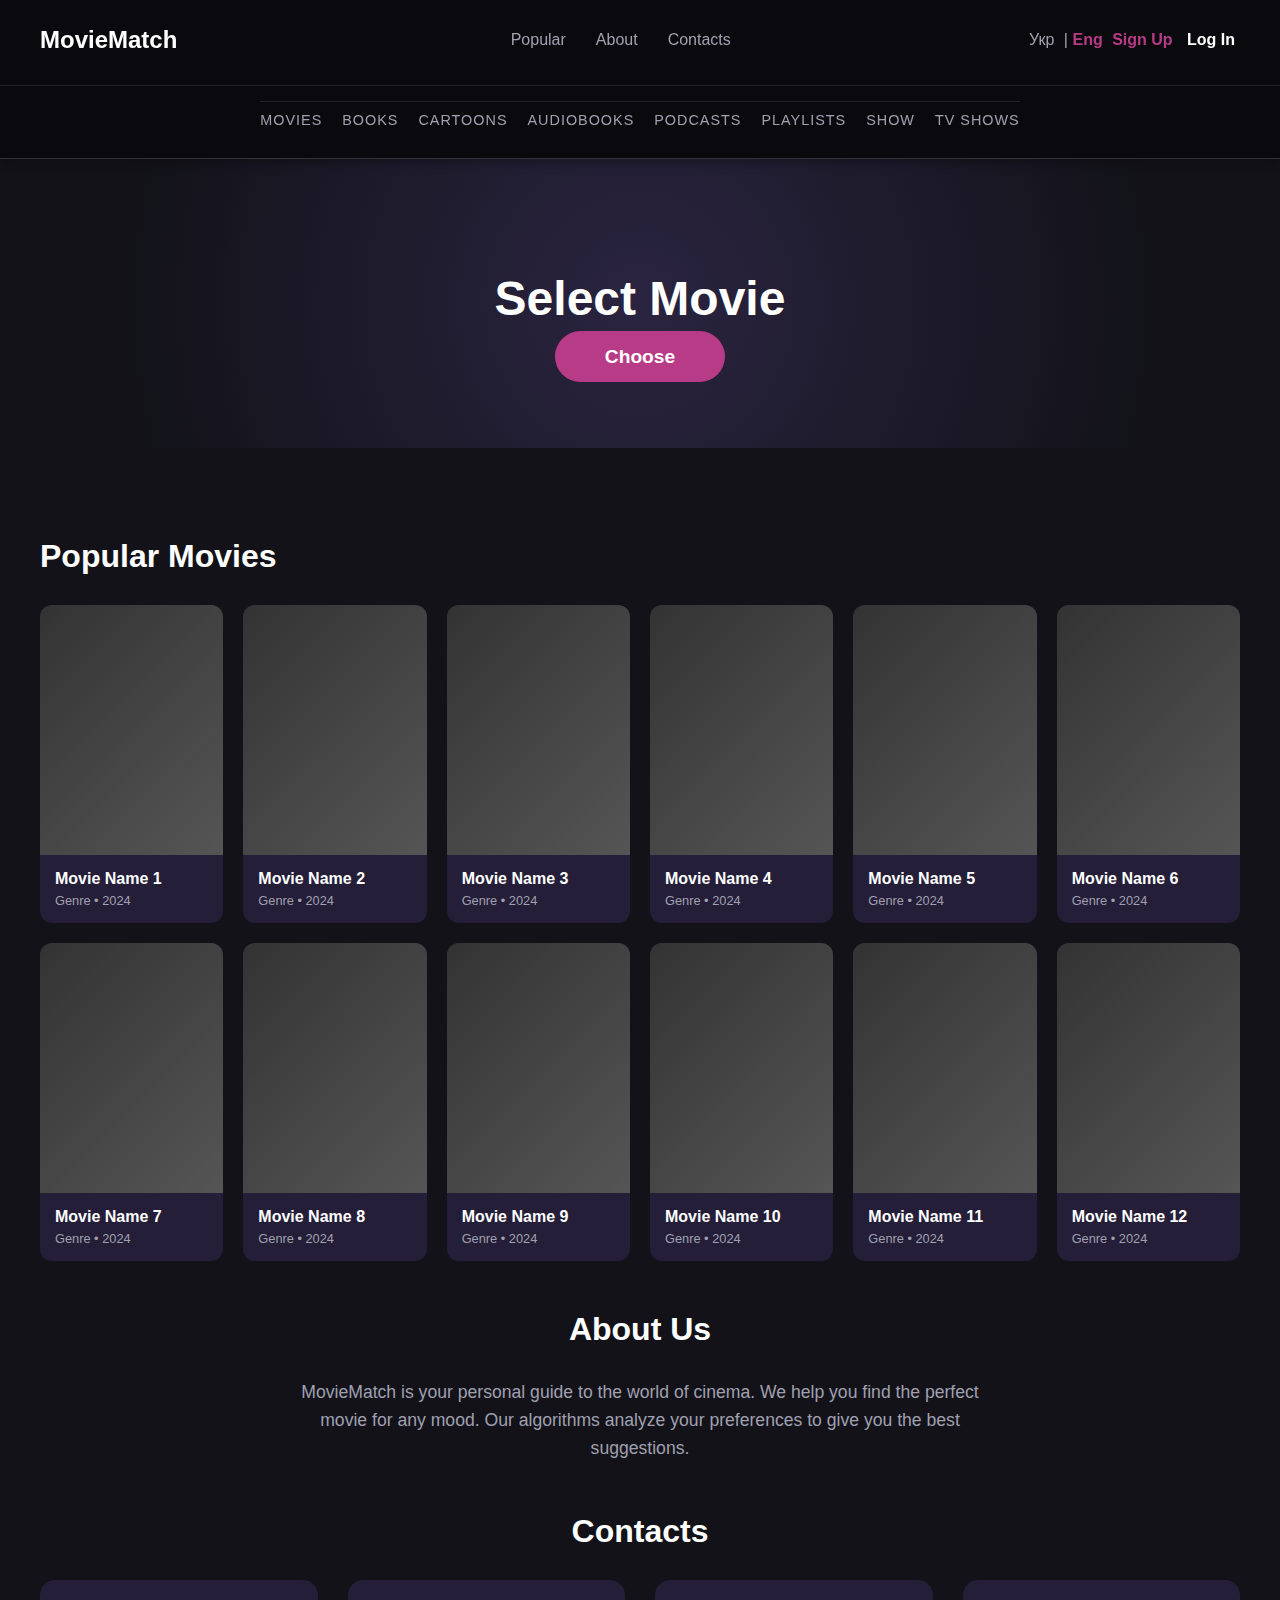
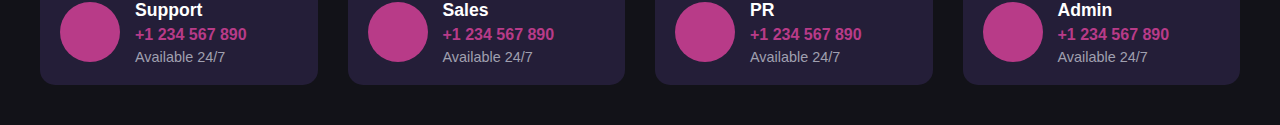
<file: index.html>
<!DOCTYPE html>
<html lang="en">
<head>
    <meta charset="UTF-8">
    <title>MovieMatch - Home</title>
    <link rel="stylesheet" href="style.css">
</head>
<body>
    <header>
        <nav class="top-nav">
            <a href="index.html" class="logo">MovieMatch</a>
            <ul class="nav-links">
                <li><a href="#popular">Popular</a></li>
                <li><a href="#about">About</a></li>
                <li><a href="#contacts">Contacts</a></li>
            </ul>
            <div class="auth-lang">
                <a href="#">Укр</a> | <span class="active-lang">Eng</span>
                <a href="signup.html" class="auth-link" style="color: var(--accent-pink) !important;">Sign Up</a>
                <a href="login.html" class="auth-link">Log In</a>
            </div>
        </nav>

        <nav class="sub-nav">
            <nav class="sub-nav">
            <a href="index.html">Movies</a>
            <a href="development.html">Books</a>
            <a href="development.html">Cartoons</a>
            <a href="development.html">Audiobooks</a>
            <a href="development.html">Podcasts</a>
            <a href="development.html">Playlists</a>
            <a href="development.html">Show</a>
            <a href="development.html">TV shows</a>
        </nav>

    </header>

    <section class="hero">
        <div class="hero-content">
            <h1>Select Movie</h1>
            <a href="login.html" class="btn-choose">Choose</a>
        </div>
    </section>

    <main class="container">
        <section id="popular">
            <h2 class="section-title">Popular Movies</h2>
            <div class="movie-grid">
                <script>
                    for(let i=1; i<=12; i++) {
                        document.write(`
                            <div class="movie-card">
                                <div class="movie-img" style="background: linear-gradient(135deg, #333, #555);"></div>
                                <div class="movie-info">
                                    <h3>Movie Name ${i}</h3>
                                    <p>Genre • 2024</p>
                                </div>
                            </div>
                        `);
                    }
                </script>
            </div>
        </section>

        <section id="about">
            <h2 class="section-title center">About Us</h2>
            <p class="text-block">
                MovieMatch is your personal guide to the world of cinema. We help you find the perfect movie for any mood.
                Our algorithms analyze your preferences to give you the best suggestions.
            </p>
        </section>

        <section id="contacts">
            <h2 class="section-title center">Contacts</h2>
            <div class="contacts-grid">
                <script>
                    const names = ["Support", "Sales", "PR", "Admin"];
                    for(let i=0; i<4; i++) {
                        document.write(`
                            <div class="contact-item">
                                <div class="avatar"></div>
                                <div class="contact-card">
                                    <h3>${names[i]}</h3>
                                    <p class="phone">+1 234 567 890</p>
                                    <p class="desc">Available 24/7</p>
                                </div>
                            </div>
                        `);
                    }
                </script>
            </div>
        </section>
    </main>
</body>
</html>
</file>
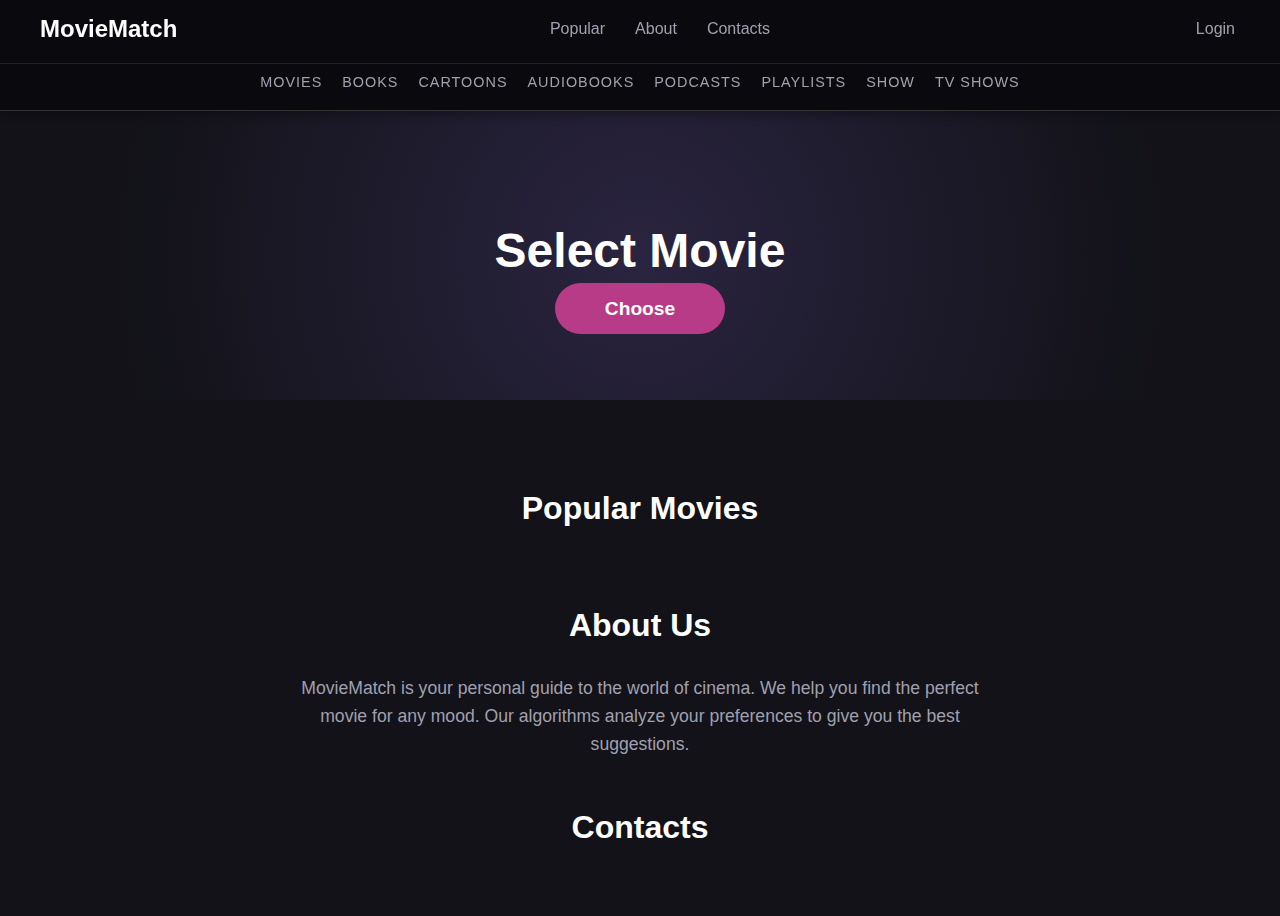
<file: web/index.html>
<!DOCTYPE html>
<html lang="en">
<head>
    <meta charset="UTF-8">
    <title>MovieMatch - Home</title>
    <link rel="stylesheet" href="style.css">
    <style>
        /* Скелетон-заглушка поки фільми вантажяться */
        .movie-img.skeleton {
            background: linear-gradient(90deg, #2a2440 25%, #352d50 50%, #2a2440 75%);
            background-size: 200% 100%;
            animation: shimmer 1.4s infinite;
        }
        @keyframes shimmer {
            0%   { background-position: 200% 0; }
            100% { background-position: -200% 0; }
        }

        /* Постер як картинка */
        .movie-img img {
            width: 100%;
            height: 100%;
            object-fit: cover;
            display: block;
        }

        /* Рейтинг на картці */
        .movie-rating {
            display: inline-block;
            background: rgba(184, 59, 136, 0.25);
            color: var(--accent-pink);
            border-radius: 20px;
            padding: 2px 8px;
            font-size: 0.75rem;
            font-weight: 600;
            margin-top: 4px;
        }

        /* User-меню коли залогінений */
        .user-menu {
            display: flex;
            align-items: center;
            gap: 10px;
            cursor: pointer;
            text-decoration: none;
            color: white;
        }
        .user-avatar-circle {
            width: 36px;
            height: 36px;
            background: var(--accent-pink);
            border-radius: 50%;
            display: flex;
            align-items: center;
            justify-content: center;
            font-weight: bold;
            font-size: 0.9rem;
            flex-shrink: 0;
        }
        .user-name {
            color: white;
            font-weight: 600;
            font-size: 0.95rem;
        }
    </style>
</head>
<body>
    <header>

        <!-- <nav class="top-nav">
            <a href="index.html" class="logo">MovieMatch</a>

            <ul class="nav-links">
                <li><a href="#popular">Popular</a></li>
                <li><a href="#about">About</a></li>
                <li><a href="#contacts">Contacts</a></li>
            </ul>

            Права частина навігації — міняється залежно від стану входу
            <div class="auth-lang" id="nav-right">
                <! Заповнюється через JS нижче -->
            </div>
        <!-- </nav>

        <nav class="sub-nav">
            <a href="index.html">Movies</a>
            <a href="development.html">Books</a>
            <a href="development.html">Cartoons</a>
            <a href="development.html">Audiobooks</a>
            <a href="development.html">Podcasts</a>
            <a href="development.html">Playlists</a>
            <a href="development.html">Show</a>
            <a href="development.html">TV shows</a>
        </nav> -->
    </header>


    <!-- <section class="hero-section">
        <div class="main-search">
            <h1>Find Your Best Movie</h1>
            <div class="search-box">
                <input type="text" placeholder="Search movies...">
                </div>
        </div>
    </section> -->

    <script src="header.js"></script>

    <section class="hero">
        <div class="hero-content">
            <h1>Select Movie</h1>
            <a href="#" class="btn-choose" onclick="goToChoose()">Choose</a>
        </div>
    </section>

    <main class="container">

        <!-- Popular Movies -->
        <section id="popular">
            <h2 class="section-title">Popular Movies</h2>
            <div class="movie-grid" id="movie-grid" style="grid-template-columns: repeat(5, 1fr);">
                <!-- Скелетон-заглушки поки вантажиться -->
            </div>
        </section>

        <!-- About -->
        <section id="about">
            <h2 class="section-title center">About Us</h2>
            <p class="text-block">
                MovieMatch is your personal guide to the world of cinema. We help you find the perfect movie for any mood.
                Our algorithms analyze your preferences to give you the best suggestions.
            </p>
        </section>

        <!-- Contacts -->
        <section id="contacts">
            <h2 class="section-title center">Contacts</h2>
            <div class="contacts-grid" id="contacts-grid"></div>
        </section>

    </main>

    <script>
        const BASE_URL = 'http://127.0.0.1:8000';

        // ─────────────────────────────────────────────────────
        // 0. Кнопка Choose — перевіряємо токен
        // ─────────────────────────────────────────────────────
        function goToChoose() {
            const token = localStorage.getItem('token');
            if (token) {
                window.location.href = 'choose.html';
            } else {
                window.location.href = 'login.html';
            }
        }

        // ─────────────────────────────────────────────────────
        // 1. Навігація — перевіряємо токен
        // ─────────────────────────────────────────────────────
        function renderNav() {
            const token    = localStorage.getItem('token');
            const username = localStorage.getItem('username');
            const navRight = document.getElementById('nav-right');

            if (token && username) {
                // Залогінений — показуємо кружечок з іменем
                navRight.innerHTML = `
                    <a href="my_films.html" class="user-menu">
                        <span class="user-name">${username}</span>
                        <div class="user-avatar-circle">
                            ${username.charAt(0).toUpperCase()}
                        </div>
                    </a>
                    <a href="#" onclick="logout()" class="auth-link"
                       style="margin-left:15px; color:var(--text-sec); font-size:0.85rem;">
                        Log out
                    </a>`;
            } else {
                // Не залогінений — кнопки Sign Up / Log In
                navRight.innerHTML = `
                    <a href="development.html">Укр</a> | <span class="active-lang">Eng</span>
                    <a href="signup.html" class="auth-link" style="color:var(--accent-pink) !important;">Sign Up</a>
                    <a href="login.html"  class="auth-link">Log In</a>`;
            }
        }

        function logout() {
            localStorage.removeItem('token');
            localStorage.removeItem('username');
            localStorage.removeItem('userId');
            location.reload();
        }

        // ─────────────────────────────────────────────────────
        // 2. Скелетон-заглушки (показуємо поки вантажиться)
        // ─────────────────────────────────────────────────────
        function renderSkeletons(count = 12) {
            const grid = document.getElementById('movie-grid');
            grid.innerHTML = Array.from({ length: count }).map(() => `
                <div class="movie-card">
                    <div class="movie-img skeleton"></div>
                    <div class="movie-info">
                        <h3 style="background:#2a2440; color:transparent; border-radius:6px;">Loading title</h3>
                        <p  style="background:#2a2440; color:transparent; border-radius:6px; width:60%;">2024</p>
                    </div>
                </div>`).join('');
        }

        // ─────────────────────────────────────────────────────
        // 3. Завантаження популярних фільмів
        // GET /movies/ → { results: [{ title, poster_url, release_date, vote_average, genres_str }] }
        // ─────────────────────────────────────────────────────
        async function fetchMovies() {
            renderSkeletons();

            try {
                const res  = await fetch(`${BASE_URL}/movies/`);
                const data = await res.json();
                const movies = (data.results || []).slice(0, 20); // беремо перші 20
                renderMovies(movies);
            } catch (e) {
                // Сервер недоступний — залишаємо скелетони і показуємо повідомлення
                document.getElementById('movie-grid').innerHTML = `
                    <p style="color:var(--text-sec); grid-column:1/-1; text-align:center; padding:40px 0;">
                        Could not connect to server.
                        <br><br>
                        <a href="javascript:fetchMovies()" style="color:var(--accent-pink);">Try again</a>
                    </p>`;
            }
        }

        // ─────────────────────────────────────────────────────
        // 4. Рендер карток фільмів
        // ─────────────────────────────────────────────────────
        function renderMovies(movies) {
            const grid = document.getElementById('movie-grid');

            if (!movies.length) {
                grid.innerHTML = '<p style="color:var(--text-sec); grid-column:1/-1;">No movies found.</p>';
                return;
            }

            grid.innerHTML = movies.map(m => {
                // Рік з release_date: "2024-11-26" → "2024"
                const year = m.release_date ? m.release_date.split('-')[0] : '—';

                // Перший жанр або пусто
                const genre = m.genres_str && m.genres_str.length ? m.genres_str[0] : '';

                // Рейтинг
                const rating = m.vote_average && m.vote_average > 0
                    ? `<span class="movie-rating">★ ${m.vote_average.toFixed(1)}</span>`
                    : '';

                // Постер
                const posterContent = m.poster_url
                    ? `<img src="${m.poster_url}" alt="${m.title}" loading="lazy">`
                    : `<div style="width:100%;height:100%;background:linear-gradient(135deg,#333,#555);
                        display:flex;align-items:center;justify-content:center;
                        color:#888;font-size:0.8rem;padding:10px;text-align:center;">
                        ${m.title}
                       </div>`;

                return `
                <div class="movie-card" style="cursor:pointer;" onclick="window.location.href='choose.html'">
                    <div class="movie-img">${posterContent}</div>
                    <div class="movie-info">
                        <h3>${m.title || 'Unknown'}</h3>
                        <p>${genre ? genre + ' • ' : ''}${year}</p>
                        ${rating}
                    </div>
                </div>`;
            }).join('');
        }

        // ─────────────────────────────────────────────────────
        // 5. Контакти (статичні)
        // ─────────────────────────────────────────────────────
        function renderContacts() {
            const names = [
                "Voskalo Liubomyr",
                "Anna Kravchenko",
                "Tymyr Omelyanenko",
                "Anna Liuklian"
            ];
            document.getElementById('contacts-grid').innerHTML = names.map(name => `
                <div class="contact-item">
                    <div class="avatar"></div>
                    <div class="contact-card">
                        <h3>${name}</h3>
                        <p class="phone">+1 234 567 890</p>
                        <p class="desc">Available 24/7</p>
                    </div>
                </div>`).join('');
        }

        // ─────────────────────────────────────────────────────
        // Старт
        // ─────────────────────────────────────────────────────
        renderNav();
        renderContacts();
        fetchMovies();
    </script>

</body>
</html>
</file>
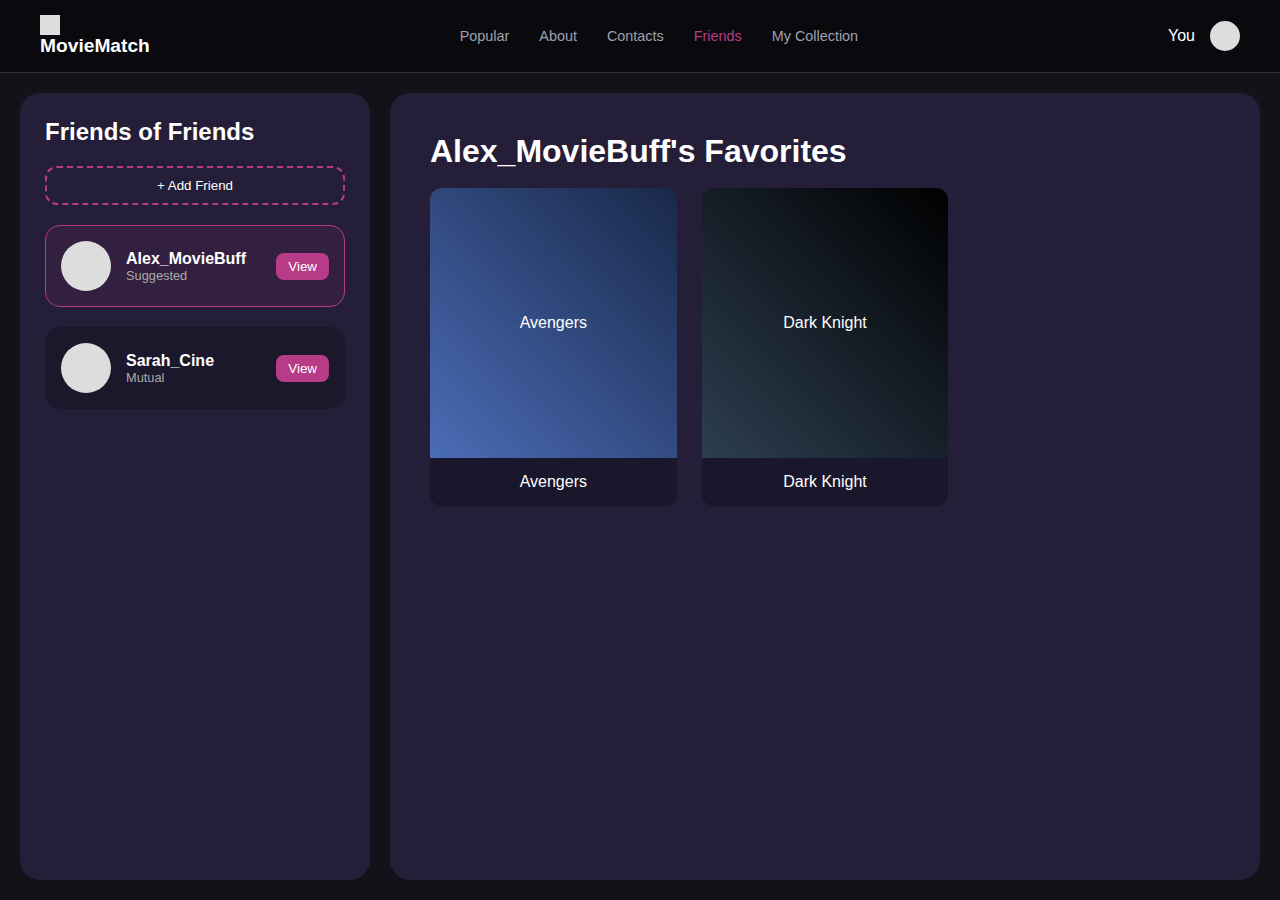
<file: friends.html>
<!DOCTYPE html>
<html lang="uk">
<head>
    <meta charset="UTF-8">
    <meta name="viewport" content="width=device-width, initial-scale=1.0">
    <title>MovieMatch - Friends</title>
    <style>
        :root {
            --bg-dark: #121218;
            --panel-bg: #241e38;
            --accent-pink: #b83b88;
            --accent-hover: #d64ca0;
            --text-main: #ffffff;
            --text-sec: #a0a0b0;
        }
        * { margin: 0; padding: 0; box-sizing: border-box; font-family: 'Segoe UI', sans-serif; }
        body { background-color: var(--bg-dark); color: var(--text-main); display: flex; flex-direction: column; height: 100vh; overflow: hidden; }

        nav { background-color: #0a0a0e; padding: 15px 40px; display: flex; justify-content: space-between; align-items: center; border-bottom: 1px solid #333; }
        .logo a { text-decoration: none; color: white; font-weight: bold; font-size: 1.2rem; display: flex; align-items: center; gap: 10px; }
        .logo-box { width: 20px; height: 20px; background-color: #ddd; }
        .nav-links { display: flex; gap: 30px; font-size: 0.9rem; }
        .nav-links a { text-decoration: none; color: var(--text-sec); transition: 0.3s; }
        .nav-links a:hover, .nav-links a.active { color: var(--text-main); }
        .user-menu { display: flex; align-items: center; gap: 15px; }
        .avatar { width: 30px; height: 30px; background-color: #ddd; border-radius: 50%; }

        .container { display: flex; flex: 1; padding: 20px; gap: 20px; overflow: hidden; }

        .sidebar { width: 350px; background-color: var(--panel-bg); border-radius: 20px; padding: 25px; display: flex; flex-direction: column; gap: 20px; overflow-y: auto; }
        .sidebar h2 { font-size: 1.5rem; }
        .add-friend-btn { background: transparent; border: 2px dashed var(--accent-pink); color: white; padding: 10px; border-radius: 12px; cursor: pointer; width: 100%; }
        .add-friend-btn:hover { background-color: rgba(184, 59, 136, 0.1); }

        .friend-card { background-color: rgba(0,0,0,0.2); padding: 15px; border-radius: 15px; display: flex; align-items: center; gap: 15px; cursor: pointer; border: 1px solid transparent; }
        .friend-card:hover { background-color: rgba(0,0,0,0.3); }
        .friend-card.active { border-color: var(--accent-pink); background-color: rgba(184, 59, 136, 0.1); }
        .friend-avatar { width: 50px; height: 50px; background-color: #ddd; border-radius: 50%; }
        .friend-info { flex: 1; }
        .view-btn { background-color: var(--accent-pink); color: white; border: none; padding: 6px 12px; border-radius: 8px; cursor: pointer; }

        .main-content { flex: 1; background-color: var(--panel-bg); border-radius: 20px; padding: 40px; overflow-y: auto; }
        .movies-grid { display: grid; grid-template-columns: repeat(auto-fill, minmax(180px, 1fr)); gap: 25px; }
        .movie-card { background-color: #1a162b; border-radius: 12px; overflow: hidden; }
        .movie-poster { width: 100%; height: 270px; background-color: #333; display: flex; align-items: center; justify-content: center; }
        .movie-info { padding: 15px; text-align: center; }
    </style>
</head>
<body>
    <nav>
        <div class="logo">
            <div class="logo-box"></div>
            <a href="index.html">MovieMatch</a>
        </div>
        <div class="nav-links">
            <a href="#">Popular</a>
            <a href="#">About</a>
            <a href="#">Contacts</a>
            <a href="friends.html" class="active" style="color: var(--accent-pink);">Friends</a>
            <a href="my_films.html">My Collection</a>
        </div>
        <div class="user-menu">
            <span>You</span>
            <div class="avatar"></div>
        </div>
    </nav>

    <div class="container">
        <aside class="sidebar">
            <h2>Friends of Friends</h2>
            <button class="add-friend-btn">+ Add Friend</button>

            <div class="friend-card active">
                <div class="friend-avatar"></div>
                <div class="friend-info">
                    <div style="font-weight: bold;">Alex_MovieBuff</div>
                    <div style="font-size: 0.8rem; color: #aaa;">Suggested</div>
                </div>
                <button class="view-btn">View</button>
            </div>

             <div class="friend-card">
                <div class="friend-avatar"></div>
                <div class="friend-info">
                    <div style="font-weight: bold;">Sarah_Cine</div>
                    <div style="font-size: 0.8rem; color: #aaa;">Mutual</div>
                </div>
                <button class="view-btn">View</button>
            </div>
        </aside>

        <main class="main-content">
            <h1>Alex_MovieBuff's Favorites</h1>
            <br>
            <div class="movies-grid">
                <div class="movie-card">
                    <div class="movie-poster" style="background: linear-gradient(45deg, #4b6cb7, #182848);">Avengers</div>
                    <div class="movie-info">Avengers</div>
                </div>
                <div class="movie-card">
                    <div class="movie-poster" style="background: linear-gradient(45deg, #2C3E50, #000000);">Dark Knight</div>
                    <div class="movie-info">Dark Knight</div>
                </div>
            </div>
        </main>
    </div>
</body>
</html>
</file>
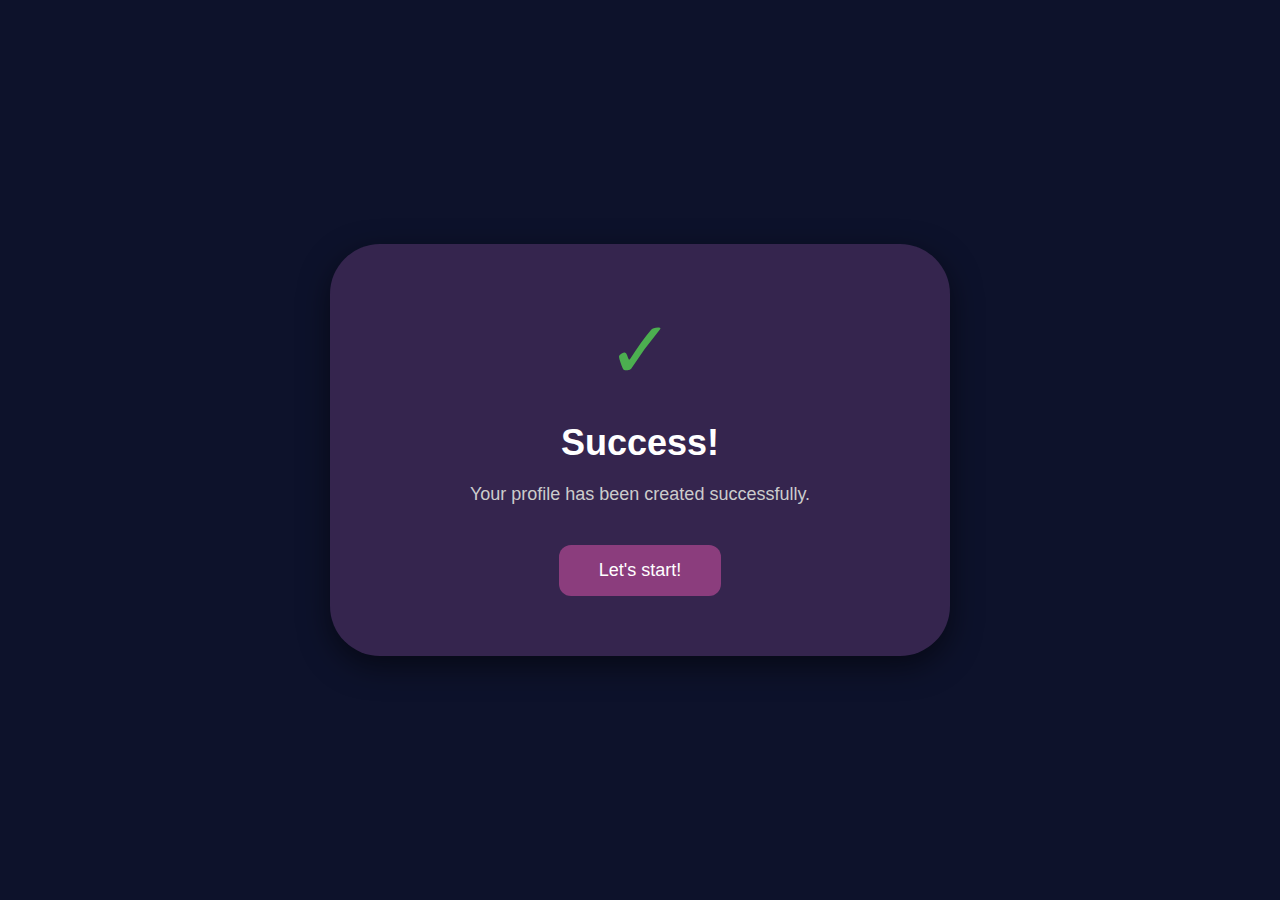
<file: succes.html>
<!DOCTYPE html>
<html lang="uk">
<head>
    <meta charset="UTF-8">
    <title>MovieMatch - Success</title>
    <style>
        body { margin: 0; font-family: 'Segoe UI', sans-serif; background-color: #0d122b; color: white; display: flex; justify-content: center; align-items: center; height: 100vh; }
        .auth-card { background-color: #35254e; padding: 60px; border-radius: 50px; width: 500px; text-align: center; box-shadow: 0 10px 30px rgba(0,0,0,0.5); }
        .icon { font-size: 80px; color: #4CAF50; margin-bottom: 20px; }
        h1 { font-size: 36px; margin-bottom: 20px; }
        p { font-size: 18px; color: #ccc; margin-bottom: 40px; }
        .btn { background-color: #8b3d7d; color: white; border: none; border-radius: 12px; padding: 15px 40px; font-size: 18px; cursor: pointer; text-decoration: none; display: inline-block; }
        .btn:hover { background-color: #d64ca0; }
    </style>
</head>
<body>
    <div class="auth-card">
        <div class="icon">✓</div>
        <h1>Success!</h1>
        <p>Your profile has been created successfully.</p>
        <a href="my_films.html" class="btn">Let's start!</a>
    </div>
</body>
</html>
</file>
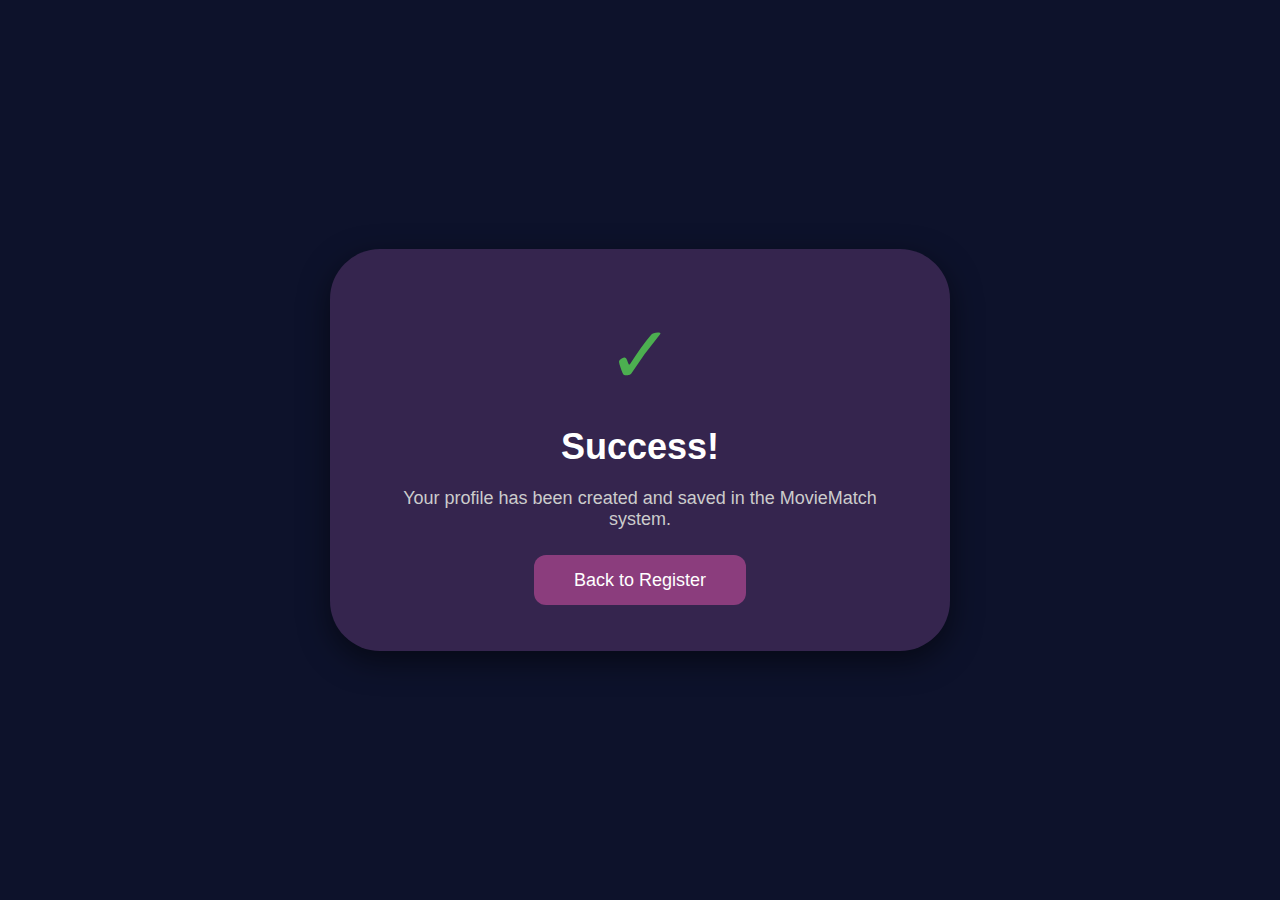
<file: templates/success.html>
<!DOCTYPE html>
<html lang="uk">
<head>
    <meta charset="UTF-8">
    <title>MovieMatch - Success</title>
    <style>
        body { margin: 0; font-family: 'Segoe UI', sans-serif; background-color: #0d122b; color: white; display: flex; justify-content: center; align-items: center; height: 100vh; }
        .auth-card { background-color: #35254e; padding: 60px; border-radius: 50px; width: 500px; text-align: center; box-shadow: 0 10px 30px rgba(0,0,0,0.5); }
        .icon { font-size: 80px; color: #4CAF50; margin-bottom: 20px; }
        h1 { font-size: 36px; margin-bottom: 20px; }
        p { font-size: 18px; color: #ccc; margin-bottom: 40px; }
        .btn { background-color: #8b3d7d; color: white; border: none; border-radius: 12px; padding: 15px 40px; font-size: 18px; cursor: pointer; text-decoration: none; }
    </style>
</head>
<body>
    <div class="auth-card">
        <div class="icon">✓</div>
        <h1>Success!</h1>
        <p>Your profile has been created and saved in the MovieMatch system.</p>
        <a href="signup.html" class="btn">Back to Register</a>
    </div>
</body>
</html>
</file>
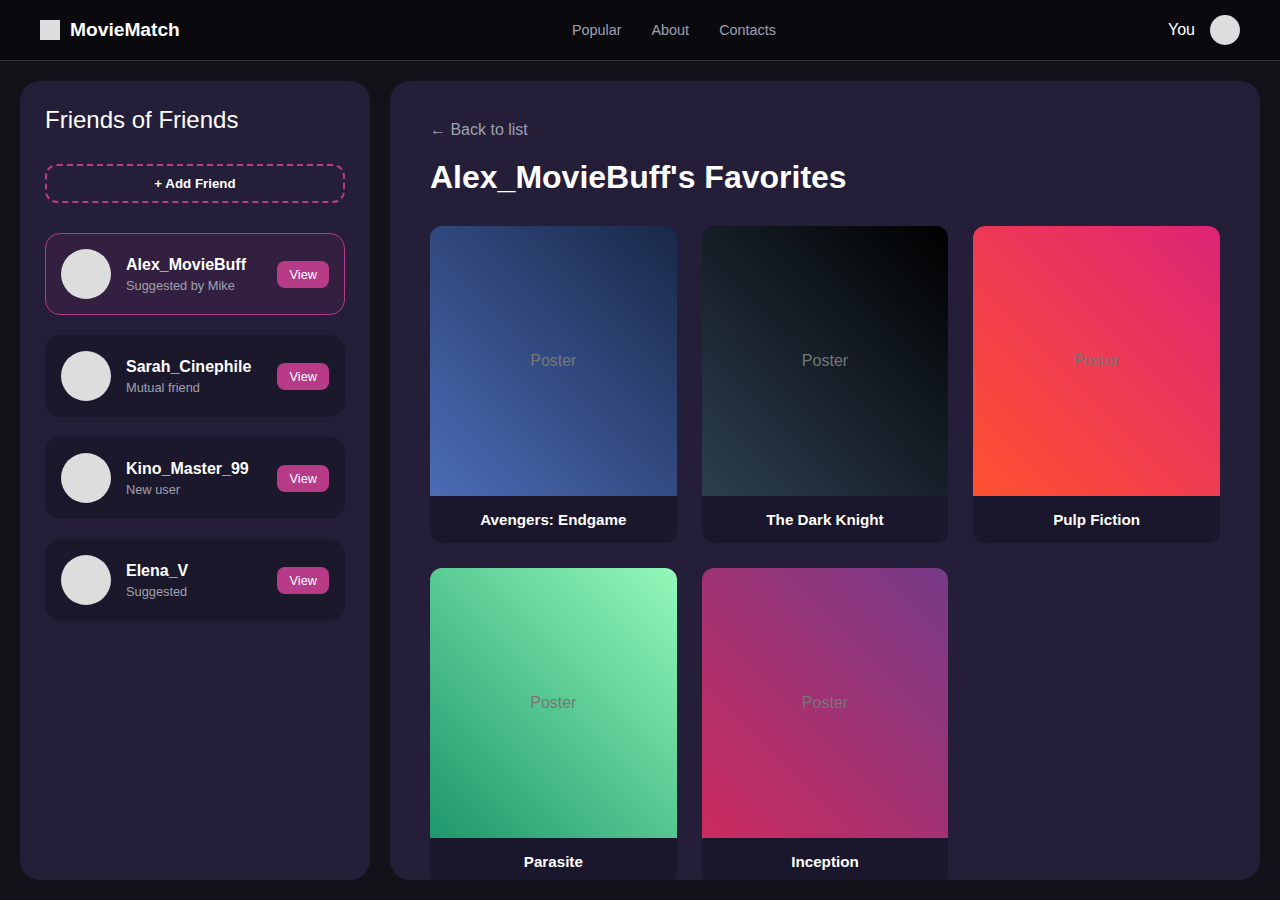
<file: web/friends.html>
<!DOCTYPE html>
<html lang="uk">
<head>
    <meta charset="UTF-8">
    <meta name="viewport" content="width=device-width, initial-scale=1.0">
    <title>MovieMatch - Friends & Favorites</title>
    <style>
        :root {
            --bg-dark: #121218;       /* Основний фон (дуже темний) */
            --panel-bg: #241e38;      /* Фон карток і панелей (фіолетовий відтінок) */
            --accent-pink: #b83b88;   /* Рожевий акцент (кнопки) */
            --accent-hover: #d64ca0;  /* Світліший рожевий для наведення */
            --text-main: #ffffff;
            --text-sec: #a0a0b0;
            --nav-bg: #0a0a0e;
        }

        * {
            margin: 0;
            padding: 0;
            box-sizing: border-box;
            font-family: 'Segoe UI', Tahoma, Geneva, Verdana, sans-serif;
        }

        body {
            background-color: var(--bg-dark);
            color: var(--text-main);
            display: flex;
            flex-direction: column;
            height: 100vh;
            overflow: hidden; /* Щоб прокручувалися тільки панелі */
        }

        /* --- НАВІГАЦІЯ --- */
        nav {
            background-color: var(--nav-bg);
            padding: 15px 40px;
            display: flex;
            justify-content: space-between;
            align-items: center;
            border-bottom: 1px solid #333;
        }

        .logo {
            font-size: 1.2rem;
            font-weight: bold;
            display: flex;
            align-items: center;
            gap: 10px;
        }

        .logo-box {
            width: 20px;
            height: 20px;
            background-color: #ddd;
        }

        .nav-links {
            display: flex;
            gap: 30px;
            font-size: 0.9rem;
            color: var(--text-sec);
        }

        .nav-links a {
            text-decoration: none;
            color: var(--text-sec);
            transition: 0.3s;
        }

        .nav-links a:hover {
            color: var(--text-main);
        }

        .user-menu {
            display: flex;
            align-items: center;
            gap: 15px;
        }

        /* --- ОСНОВНИЙ КОНТЕЙНЕР --- */
        .container {
            display: flex;
            flex: 1;
            padding: 20px;
            gap: 20px;
            overflow: hidden;
        }

        /* --- ЛІВА ПАНЕЛЬ (СПИСОК ДРУЗІВ) --- */
        .sidebar {
            width: 350px;
            background-color: var(--panel-bg);
            border-radius: 20px;
            padding: 25px;
            display: flex;
            flex-direction: column;
            gap: 20px;
            overflow-y: auto;
        }

        .sidebar-header {
            display: flex;
            justify-content: space-between;
            align-items: center;
            margin-bottom: 10px;
        }

        .sidebar h2 {
            font-size: 1.5rem;
            font-weight: 500;
        }

        /* КНОПКА ДОДАТИ ДРУГА */
        .add-friend-btn {
            background-color: transparent;
            border: 2px dashed var(--accent-pink);
            color: var(--text-main);
            padding: 10px;
            border-radius: 12px;
            cursor: pointer;
            font-weight: bold;
            transition: 0.3s;
            text-align: center;
            width: 100%;
            margin-bottom: 10px;
        }

        .add-friend-btn:hover {
            background-color: rgba(184, 59, 136, 0.1);
            border-color: var(--accent-hover);
        }

        /* КАРТКА ДРУГА */
        .friend-card {
            background-color: rgba(0,0,0,0.2);
            padding: 15px;
            border-radius: 15px;
            display: flex;
            align-items: center;
            gap: 15px;
            transition: 0.3s;
            cursor: pointer;
            border: 1px solid transparent;
        }

        .friend-card:hover {
            background-color: rgba(0,0,0,0.3);
        }

        /* Активна картка (ніби вибрана) */
        .friend-card.active {
            border-color: var(--accent-pink);
            background-color: rgba(184, 59, 136, 0.1);
        }

        .avatar {
            width: 50px;
            height: 50px;
            background-color: #ddd;
            border-radius: 50%;
            flex-shrink: 0;
        }

        .friend-info {
            flex: 1;
        }

        .friend-name {
            font-weight: bold;
            font-size: 1rem;
            margin-bottom: 4px;
        }

        .friend-role {
            font-size: 0.8rem;
            color: var(--text-sec);
        }

        .view-profile-btn {
            background-color: var(--accent-pink);
            color: white;
            border: none;
            padding: 6px 12px;
            border-radius: 8px;
            font-size: 0.8rem;
            cursor: pointer;
            transition: 0.3s;
        }

        .view-profile-btn:hover {
            background-color: var(--accent-hover);
        }

        /* --- ПРАВА ПАНЕЛЬ (ФІЛЬМИ) --- */
        .main-content {
            flex: 1;
            background-color: var(--panel-bg); /* Можна зробити прозорим, якщо хочеш */
            border-radius: 20px;
            padding: 40px;
            overflow-y: auto;
            display: flex;
            flex-direction: column;
        }

        .back-nav {
            display: flex;
            align-items: center;
            gap: 10px;
            color: var(--text-sec);
            margin-bottom: 20px;
            cursor: pointer;
        }

        .profile-header h1 {
            font-size: 2rem;
            margin-bottom: 30px;
        }

        /* СІТКА ФІЛЬМІВ */
        .movies-grid {
            display: grid;
            grid-template-columns: repeat(auto-fill, minmax(180px, 1fr));
            gap: 25px;
        }

        .movie-card {
            background-color: #1a162b;
            border-radius: 12px;
            overflow: hidden;
            transition: transform 0.3s;
            cursor: pointer;
        }

        .movie-card:hover {
            transform: translateY(-5px);
        }

        .movie-poster {
            width: 100%;
            height: 270px;
            background-color: #333;
            background-size: cover;
            background-position: center;
            display: flex;
            align-items: center;
            justify-content: center;
            color: #777;
        }

        .movie-info {
            padding: 15px;
            text-align: center;
        }

        .movie-title {
            font-size: 0.95rem;
            font-weight: 600;
        }

    </style>
</head>
<body>

    <nav>
        <div class="logo">
            <div class="logo-box"></div>
            MovieMatch
        </div>
        <div class="nav-links">
            <a href="#">Popular</a>
            <a href="#">About</a>
            <a href="#">Contacts</a>
        </div>
        <div class="user-menu">
            <span>You</span>
            <div class="avatar" style="width: 30px; height: 30px;"></div>
        </div>
    </nav>

    <div class="container">

        <aside class="sidebar">
            <div class="sidebar-header">
                <h2>Friends of Friends</h2>
            </div>

            <button class="add-friend-btn" onclick="alert('Сторінка додавання друзів ще не реалізована!')">
                + Add Friend
            </button>

            <div class="friend-card active">
                <div class="avatar"></div>
                <div class="friend-info">
                    <div class="friend-name">Alex_MovieBuff</div>
                    <div class="friend-role">Suggested by Mike</div>
                </div>
                <button class="view-profile-btn">View</button>
            </div>

            <div class="friend-card">
                <div class="avatar"></div>
                <div class="friend-info">
                    <div class="friend-name">Sarah_Cinephile</div>
                    <div class="friend-role">Mutual friend</div>
                </div>
                <button class="view-profile-btn">View</button>
            </div>

            <div class="friend-card">
                <div class="avatar"></div>
                <div class="friend-info">
                    <div class="friend-name">Kino_Master_99</div>
                    <div class="friend-role">New user</div>
                </div>
                <button class="view-profile-btn">View</button>
            </div>

            <div class="friend-card">
                <div class="avatar"></div>
                <div class="friend-info">
                    <div class="friend-name">Elena_V</div>
                    <div class="friend-role">Suggested</div>
                </div>
                <button class="view-profile-btn">View</button>
            </div>

        </aside>

        <main class="main-content">
            <div class="back-nav">
                <span>&larr; Back to list</span>
            </div>

            <div class="profile-header">
                <h1>Alex_MovieBuff's Favorites</h1>
            </div>

            <div class="movies-grid">
                <div class="movie-card">
                    <div class="movie-poster" style="background: linear-gradient(45deg, #4b6cb7, #182848);">Poster</div>
                    <div class="movie-info">
                        <div class="movie-title">Avengers: Endgame</div>
                    </div>
                </div>

                <div class="movie-card">
                    <div class="movie-poster" style="background: linear-gradient(45deg, #2C3E50, #000000);">Poster</div>
                    <div class="movie-info">
                        <div class="movie-title">The Dark Knight</div>
                    </div>
                </div>

                <div class="movie-card">
                    <div class="movie-poster" style="background: linear-gradient(45deg, #ff512f, #dd2476);">Poster</div>
                    <div class="movie-info">
                        <div class="movie-title">Pulp Fiction</div>
                    </div>
                </div>

                <div class="movie-card">
                    <div class="movie-poster" style="background: linear-gradient(45deg, #1D976C, #93F9B9);">Poster</div>
                    <div class="movie-info">
                        <div class="movie-title">Parasite</div>
                    </div>
                </div>

                <div class="movie-card">
                    <div class="movie-poster" style="background: linear-gradient(45deg, #cc2b5e, #753a88);">Poster</div>
                    <div class="movie-info">
                        <div class="movie-title">Inception</div>
                    </div>
                </div>
            </div>
        </main>
    </div>

</body>
</html>
</file>
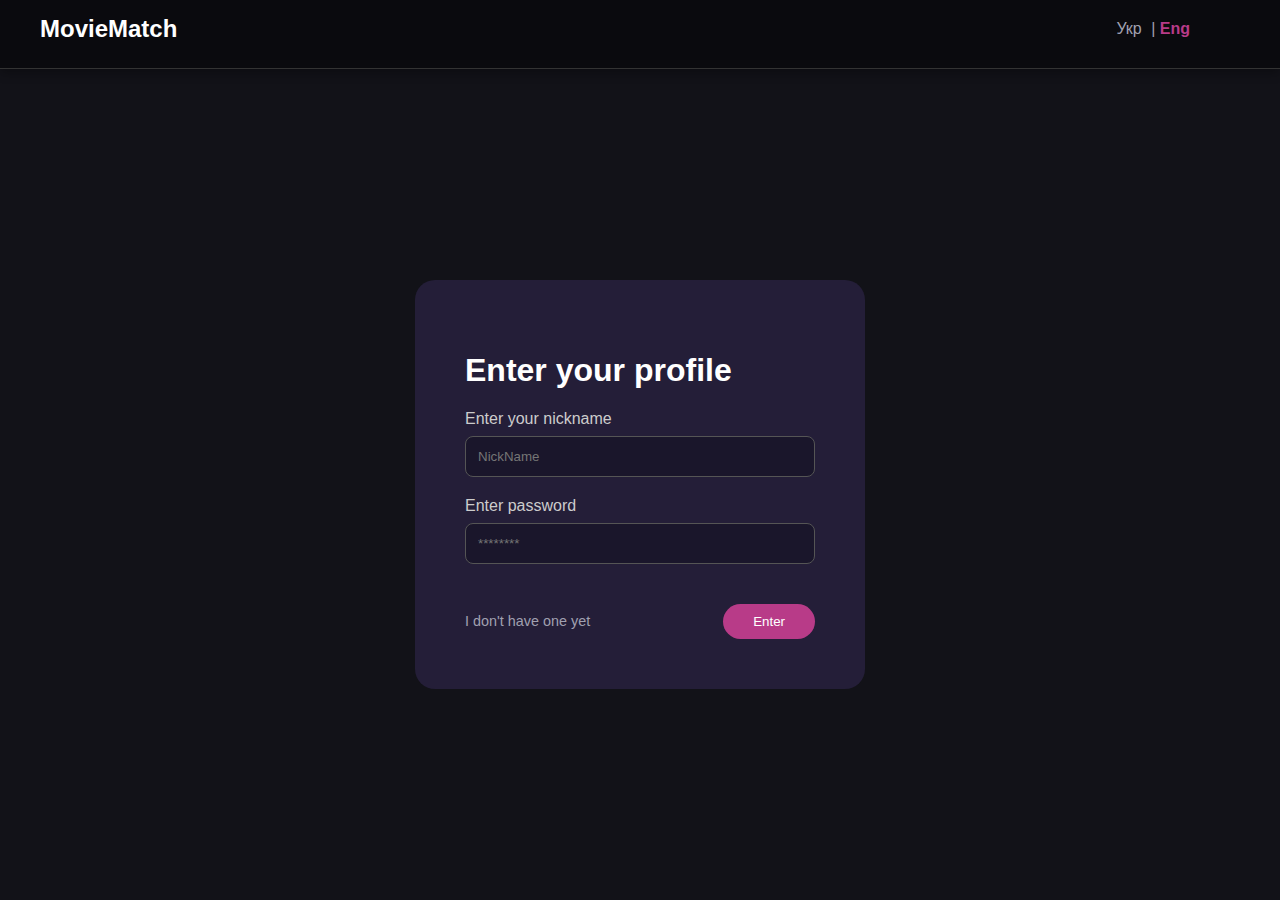
<file: web/login.html>
<!DOCTYPE html>
<html lang="en">
<head>
    <meta charset="UTF-8">
    <title>MovieMatch - Log In</title>
    <link rel="stylesheet" href="style.css">
</head>
<body class="auth-bg">
    <header>
        <nav class="top-nav">
            <a href="index.html" class="logo">MovieMatch</a>
            <div class="auth-lang"><a href="#">Укр</a> | <span class="active-lang">Eng</span></div>
        </nav>
    </header>

    <div class="auth-container">
        <div class="auth-box">
            <h1>Enter your profile</h1>

            <div class="input-group">
                <label>Enter your nickname</label>
                <input type="text" id="username" placeholder="NickName">
            </div>

            <div class="input-group">
                <label>Enter password</label>
                <input type="password" id="password" placeholder="********">
            </div>

            <div id="error-msg" style="color:#ff4757; font-size:0.9rem; margin-bottom:10px; display:none;"></div>

            <div class="auth-buttons">
                <a href="signup.html" class="btn-alt">I don't have one yet</a>
                <button onclick="login()" class="btn-main" style="cursor:pointer; border:none;">Enter</button>
            </div>
        </div>
    </div>

    <script>
        const BASE_URL = 'http://127.0.0.1:8000';

        // Якщо вже залогінений — одразу редирект
        if (localStorage.getItem('token')) {
            window.location.href = 'my_films.html';
        }

        function showError(msg) {
            const el = document.getElementById('error-msg');
            el.textContent = msg;
            el.style.display = 'block';
        }

        async function login() {
            const username = document.getElementById('username').value.trim();
            const password = document.getElementById('password').value;
            document.getElementById('error-msg').style.display = 'none';

            if (!username || !password) {
                showError('Please fill in all fields!');
                return;
            }

            try {
                // Логін ОБОВ'ЯЗКОВО через form-data, не JSON
                // Бек використовує OAuth2PasswordRequestForm який очікує саме такий формат
                const response = await fetch(`${BASE_URL}/users/login`, {
                    method: 'POST',
                    headers: { 'Content-Type': 'application/x-www-form-urlencoded' },
                    body: new URLSearchParams({ username, password })
                });

                const data = await response.json();

                if (!response.ok) {
                    showError(data.detail || 'Invalid username or password');
                    return;
                }

                // Зберігаємо токен — він потрібен для всіх захищених запитів
                localStorage.setItem('token', data.access_token);
                localStorage.setItem('username', username);

                // Отримуємо свій id — потрібен для /movies/{userId}/liked
                const meResp = await fetch(`${BASE_URL}/users/me`, {
                    headers: { 'Authorization': `Bearer ${data.access_token}` }
                });
                if (meResp.ok) {
                    const me = await meResp.json();
                    localStorage.setItem('userId', me.id);
                }

                window.location.href = 'my_films.html';

            } catch (e) {
                window.location.href = 'p_error.html';
            }
        }

        document.addEventListener('keypress', (e) => {
            if (e.key === 'Enter') login();
        });
    </script>
</body>
</html>
</file>
<file: style.css>
:root {
    --bg-dark: #121218;
    --panel-bg: #241e38;
    --accent-pink: #b83b88;
    --accent-hover: #d64ca0;
    --text-main: #ffffff;
    --text-sec: #a0a0b0;
    --nav-bg: #0a0a0e;
}

body {
    margin: 0;
    font-family: 'Segoe UI', Tahoma, Geneva, Verdana, sans-serif;
    background-color: var(--bg-dark);
    color: var(--text-main);
}

/* --- ШАПКА (HEADER) --- */
header {
    background-color: var(--nav-bg);
    border-bottom: 1px solid #333;
    padding-bottom: 10px;

    /* ДОДАНО ДЛЯ ЗАКРІПЛЕННЯ: */
    position: sticky;  /* Робить елемент "липким" */
    top: 0;            /* Приклеює до самого верху екрана */
    z-index: 1000;     /* Гарантує, що меню буде ПОВЕРХ усіх карток і текстів */
    box-shadow: 0 4px 10px rgba(0,0,0,0.3); /* Легка тінь, щоб відділити меню від контенту */
}

.top-nav {
    display: flex;
    justify-content: space-between;
    align-items: center;
    padding: 15px 40px;
}

.logo {
    font-size: 1.5rem;
    font-weight: bold;
    color: white;
    text-decoration: none;
}

.nav-links {
    list-style: none;
    display: flex;
    gap: 30px;
}

.nav-links a {
    color: var(--text-sec);
    text-decoration: none;
    transition: 0.3s;
}

.nav-links a:hover {
    color: var(--text-main);
}

.auth-lang {
    color: var(--text-sec);
}

.auth-lang a {
    color: var(--text-sec);
    text-decoration: none;
    margin: 0 5px;
}

.active-lang {
    color: var(--accent-pink);
    font-weight: bold;
}

.auth-link {
    margin-left: 15px;
    font-weight: bold;
    color: white !important;
}

/* --- ВАШЕ ДРУГЕ МЕНЮ (SUB-NAV) --- */
.sub-nav {
    display: flex;
    justify-content: center;
    gap: 20px;
    padding: 10px 0;
    border-top: 1px solid #222;
    margin-top: 5px;
}

.sub-nav a {
    color: var(--text-sec);
    text-decoration: none;
    font-size: 0.9rem;
    text-transform: uppercase;
    letter-spacing: 1px;
    transition: 0.3s;
}

.sub-nav a:hover {
    color: var(--accent-pink);
}

/* --- HERO --- */
.hero {
    text-align: center;
    padding: 80px 20px;
    background: radial-gradient(circle at center, #2a2440 0%, var(--bg-dark) 80%);
}

.hero h1 {
    font-size: 3rem;
    margin-bottom: 20px;
}

.btn-choose {
    background-color: var(--accent-pink);
    color: white;
    border: none;
    padding: 15px 50px;
    font-size: 1.2rem;
    border-radius: 30px;
    cursor: pointer;
    text-decoration: none;
    transition: 0.3s;
    font-weight: bold;
}

.btn-choose:hover {
    background-color: var(--accent-hover);
    box-shadow: 0 0 15px var(--accent-pink);
}

/* --- КОНТЕЙНЕР І СЕКЦІЇ --- */
.container {
    max-width: 1200px;
    margin: 0 auto;
    padding: 40px 20px;
}

.section-title {
    margin-top: 50px;
    margin-bottom: 30px;
    font-size: 2rem;
    color: white;
}

.center {
    text-align: center;
}

.text-block {
    text-align: center;
    color: var(--text-sec);
    max-width: 700px;
    margin: 0 auto;
    line-height: 1.6;
    font-size: 1.1rem;
}

/* --- СІТКА ФІЛЬМІВ (POPULAR) --- */
.movie-grid {
    display: grid;
    grid-template-columns: repeat(auto-fill, minmax(180px, 1fr));
    gap: 20px;
}

.movie-card {
    background-color: var(--panel-bg);
    border-radius: 12px;
    overflow: hidden;
    transition: transform 0.3s;
}

.movie-card:hover {
    transform: translateY(-5px);
}

.movie-img {
    height: 250px;
    background: linear-gradient(45deg, #333, #555); /* Заглушка для фото */
    width: 100%;
}

.movie-info {
    padding: 15px;
}

.movie-info h3 {
    margin: 0 0 5px 0;
    font-size: 1rem;
    color: white;
}

.movie-info p {
    margin: 0;
    color: var(--text-sec);
    font-size: 0.8rem;
}

/* --- ВАШІ КОНТАКТИ (CONTACTS GRID) --- */
.contacts-grid {
    display: grid;
    grid-template-columns: repeat(auto-fit, minmax(250px, 1fr));
    gap: 30px;
    margin-top: 30px;
}

.contact-item {
    background-color: var(--panel-bg);
    padding: 20px;
    border-radius: 15px;
    display: flex;
    align-items: center;
    gap: 15px;
    transition: 0.3s;
}

.contact-item:hover {
    background-color: #312a4d;
}

.avatar {
    width: 60px;
    height: 60px;
    background-color: var(--accent-pink);
    border-radius: 50%;
    flex-shrink: 0;
}

.contact-card h3 {
    margin: 0 0 5px 0;
    font-size: 1.1rem;
}

.contact-card .phone {
    color: var(--accent-pink);
    margin: 0 0 5px 0;
    font-weight: bold;
}

.contact-card .desc {
    color: var(--text-sec);
    font-size: 0.9rem;
    margin: 0;
}

/* Стилі для сторінок авторизації (Login/Signup) */
.auth-bg { min-height: 100vh; display: flex; flex-direction: column; }
.auth-container { flex: 1; display: flex; justify-content: center; align-items: center; }
.auth-box { background-color: var(--panel-bg); padding: 50px; border-radius: 20px; width: 350px; }
.input-group label { display: block; margin-bottom: 8px; color: #ccc; }
.input-group input { width: 100%; padding: 12px; margin-bottom: 20px; border-radius: 8px; border: 1px solid #555; background: #1a162b; color: white; box-sizing: border-box;}
.auth-buttons { display: flex; justify-content: space-between; align-items: center; margin-top: 20px; }
.btn-main { background-color: var(--accent-pink); color: white; padding: 10px 30px; border-radius: 20px; text-decoration: none; border: none; cursor: pointer; }
.btn-alt { color: var(--text-sec); text-decoration: none; font-size: 0.9rem; }
</file>
<file: web/style.css>
/* This forces the logo link to stay white at all times */
.logo a,
.logo a:visited,
.logo a:hover,
.logo a:active {
    color: #ffffff !important;
    text-decoration: none;
}

:root {
    --bg-dark: #121218;
    --panel-bg: #241e38;
    --accent-pink: #b83b88;
    --accent-hover: #d64ca0;
    --text-main: #ffffff;
    --text-sec: #a0a0b0;
    --nav-bg: #0a0a0e;
}

body {
    margin: 0;
    font-family: 'Segoe UI', Tahoma, Geneva, Verdana, sans-serif;
    background-color: var(--bg-dark);
    color: var(--text-main);
}

/* --- ШАПКА (HEADER) --- */
header {
    background-color: var(--nav-bg);
    border-bottom: 1px solid #333;
    padding-bottom: 10px;

    /* ДОДАНО ДЛЯ ЗАКРІПЛЕННЯ: */
    position: sticky;  /* Робить елемент "липким" */
    top: 0;            /* Приклеює до самого верху екрана */
    z-index: 1000;     /* Гарантує, що меню буде ПОВЕРХ усіх карток і текстів */
    box-shadow: 0 4px 10px rgba(0,0,0,0.3); /* Легка тінь, щоб відділити меню від контенту */
}

.top-nav {
    display: flex;
    align-items: center;
    padding: 15px 40px;
    justify-content: space-between;
    position: relative;
}

.logo {
    font-size: 1.5rem;
    font-weight: bold;
    color: rgb(255, 255, 255);
    text-decoration: none;
}

.nav-links {
    list-style: none;
    /* align-content: space-between; */
    display: flex;
    gap: 30px;
    /* margin-left: 450px; */
    /* margin: auto */
    position: absolute;
    left: 50%;
    transform: translateX(-50%);
    margin: 0;
}

.nav-links a {
    color: var(--text-sec);
    text-decoration: none;
    transition: 0.3s;
}

.nav-links a:hover {
    color: var(--text-main);
}

.auth-lang {
    color: var(--text-sec);
}

.auth-lang a {
    color: var(--text-sec);
    text-decoration: none;
    margin: 5px;
}

.active-lang {
    color: var(--accent-pink);
    font-weight: bold;
    margin-right: 50px;
}

.auth-link {
    margin-left: 40px;
    font-weight: bold;
    color: white !important;
}

/* --- ВАШЕ ДРУГЕ МЕНЮ (SUB-NAV) --- */
.sub-nav {
    display: flex;
    justify-content: center;
    gap: 20px;
    padding: 10px 0;
    border-top: 1px solid #222;
    margin-top: 5px;
}

.sub-nav a {
    color: var(--text-sec);
    text-decoration: none;
    font-size: 0.9rem;
    text-transform: uppercase;
    letter-spacing: 1px;
    transition: 0.3s;
}

.sub-nav a:hover {
    color: var(--accent-pink);
}




.user-profile {
    display: flex;
    align-items: center;
    gap: 15px;
}

.username {
    color: var(--text-main);
    font-weight: 600;
}

.btn-signout {
    background: transparent;
    border: 1px solid var(--accent-pink);
    color: white;
    padding: 6px 15px;
    border-radius: 20px;
    cursor: pointer;
    font-size: 0.85rem;
    transition: 0.3s;
}

.btn-signout:hover {
    background: var(--accent-pink);
}





/* --- HERO --- */
.hero {
    text-align: center;
    padding: 80px 20px;
    background: radial-gradient(circle at center, #2a2440 0%, var(--bg-dark) 80%);
}

.hero h1 {
    font-size: 3rem;
    margin-bottom: 20px;
}

.btn-choose {
    background-color: var(--accent-pink);
    color: white;
    border: none;
    padding: 15px 50px;
    font-size: 1.2rem;
    border-radius: 30px;
    cursor: pointer;
    text-decoration: none;
    transition: 0.3s;
    font-weight: bold;
}

.btn-choose:hover {
    background-color: var(--accent-hover);
    box-shadow: 0 0 15px var(--accent-pink);
}

/* --- КОНТЕЙНЕР І СЕКЦІЇ --- */
.container {
    max-width: 1200px;
    margin: 0 auto;
    padding: 40px 20px;
}

.section-title {
    margin-top: 50px;
    margin-bottom: 30px;
    font-size: 2rem;
    color: white;
    text-align: center;
}

.center {
    text-align: center;
}

.text-block {
    text-align: center;
    color: var(--text-sec);
    max-width: 700px;
    margin: 0 auto;
    line-height: 1.6;
    font-size: 1.1rem;
}

/* --- СІТКА ФІЛЬМІВ (POPULAR) --- */
.movie-grid {
    display: grid;
    grid-template-columns: repeat(auto-fill, minmax(180px, 1fr));
    gap: 20px;
    justify-content: center;
    max-width: 100%
}

.movie-card {
    background-color: var(--panel-bg);
    border-radius: 12px;
    overflow: hidden;
    transition: transform 0.3s;
}

.movie-card:hover {
    transform: translateY(-5px);
}

.movie-img {
    height: 250px;
    background: linear-gradient(45deg, #333, #555); /* Заглушка для фото */
    width: 100%;
}

.movie-info {
    padding: 15px;
}

.movie-info h3 {
    margin: 0 0 5px 0;
    font-size: 1rem;
    color: white;
}

.movie-info p {
    margin: 0;
    color: var(--text-sec);
    font-size: 0.8rem;
}

/* --- ВАШІ КОНТАКТИ (CONTACTS GRID) --- */
.contacts-grid {
    display: grid;
    grid-template-columns: repeat(auto-fit, minmax(250px, 1fr));
    gap: 30px;
    margin-top: 30px;
}

.contact-item {
    background-color: var(--panel-bg);
    padding: 20px;
    border-radius: 15px;
    display: flex;
    align-items: center;
    gap: 15px;
    transition: 0.3s;
}

.contact-item:hover {
    background-color: #312a4d;
}

.avatar {
    width: 60px;
    height: 60px;
    background-color: var(--accent-pink);
    border-radius: 50%;
    flex-shrink: 0;
}

.contact-card h3 {
    margin: 0 0 5px 0;
    font-size: 1.1rem;
}

.contact-card .phone {
    color: var(--accent-pink);
    margin: 0 0 5px 0;
    font-weight: bold;
}

.contact-card .desc {
    color: var(--text-sec);
    font-size: 0.9rem;
    margin: 0;
}

/* Стилі для сторінок авторизації (Login/Signup) */
.auth-bg { min-height: 100vh; display: flex; flex-direction: column; }
.auth-container { flex: 1; display: flex; justify-content: center; align-items: center; }
.auth-box { background-color: var(--panel-bg); padding: 50px; border-radius: 20px; width: 350px; }
.input-group label { display: block; margin-bottom: 8px; color: #ccc; }
.input-group input { width: 100%; padding: 12px; margin-bottom: 20px; border-radius: 8px; border: 1px solid #555; background: #1a162b; color: white; box-sizing: border-box;}
.auth-buttons { display: flex; justify-content: space-between; align-items: center; margin-top: 20px; }
.btn-main { background-color: var(--accent-pink); color: white; padding: 10px 30px; border-radius: 20px; text-decoration: none; border: none; cursor: pointer; }
.btn-alt { color: var(--text-sec); text-decoration: none; font-size: 0.9rem; }
</file>
